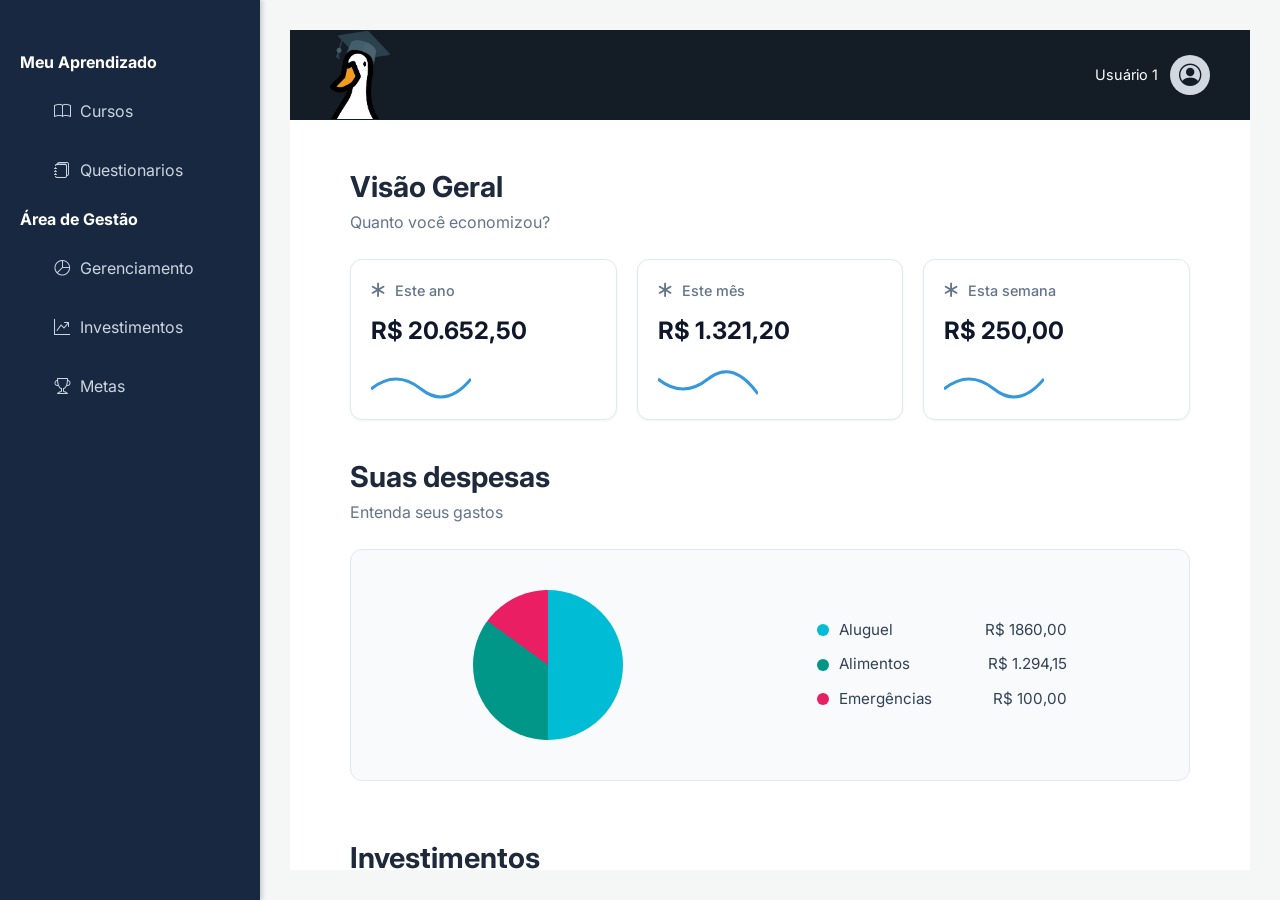
<file: gestao.html>
<!DOCTYPE html>
<html lang="en">
<head>
    <meta charset="UTF-8">
    <meta name="viewport" content="width=device-width, initial-scale=1.0">
    <title>Gerenciamento - Quackly</title>
    <link href="https://cdn.jsdelivr.net/npm/bootstrap@5.3.3/dist/css/bootstrap.min.css" rel="stylesheet">
    <link rel="stylesheet" href="https://cdn.jsdelivr.net/npm/bootstrap-icons@1.13.1/font/bootstrap-icons.min.css">
    <link rel="stylesheet" href="styles/gestao.css">
    <link rel="icon" type="image/png" href="images/quackly_logo.png">
</head>
<body>
    
    <!-- GATILHO SEM JS: Checkbox oculto para controlar a sidebar -->
    <input type="checkbox" id="sidebar-toggle">

    <!-- BOTÃO HAMBÚRGUER: Visível apenas no mobile -->
    <label for="sidebar-toggle" class="hamburger-menu">
        <i class="bi bi-list"></i>
    </label>

    <!-- BARRA LATERAL (SIDEBAR) -->
    <aside class="sidebar-container">
        <div class="sidebar-header">
            <span class="sidebar-title"></span>
            <!-- Botão de fechar visível apenas no mobile -->
            <label for="sidebar-toggle" class="close-menu">
                <i class="bi bi-x-lg"></i>
            </label>
        </div>
        <nav class="sidebar-nav">
            <ul>
                <li><b>Meu Aprendizado</b></a></li>
                    <li style="margin-left: 24px;"><a href="aprendizado.html"><i class="bi bi-book"></i>Cursos</a></li>
                    <li style="margin-left: 24px;"><a href="aprendizado.html#questionarios"><i class="bi bi-journals"></i></i>Questionarios</a></li>
                <li><b>Área de Gestão</b></a></li>
                    <li style="margin-left: 24px;"><a href="gestao.html#gerenciamento"><i class="bi bi-pie-chart"></i> Gerenciamento</a></li>
                    <li style="margin-left: 24px;"><a href="gestao.html#investimentos"><i class="bi bi-graph-up-arrow"></i>Investimentos</a></li>
                    <li style="margin-left: 24px;"><a href="gestao.html#metas"><i class="bi bi-trophy"></i> Metas</a></li>
            </ul>
        </nav>
    </aside>

    <!-- CONTEÚDO PRINCIPAL -->
    <div class="main-container">
        <div class="header">
            <div class="logo-placeholder">
                <!-- A imagem do pato agora volta para a página inicial , porém deixa o pato maior (teste)-->
                <a href="index.html">
                    <img src="images/quackly_logo.png" alt="Logo Pato">
                </a>
            </div>
            <div class="user-profile">
                <span>Usuário 1</span>
                <div class="user-avatar">
                    <i class="bi bi-person-circle"></i>
                </div>
            </div>
        </div>
        <div class="content">
            <!-- Gerenciamento -->
            <section id="gerenciamento" class="section">
                <h1 class="section-title">Visão Geral</h1>
                <p class="section-subtitle">Quanto você economizou?</p>
                <div class="cards-row">
                    <div class="card">
                        <div class="card-header"><i class="bi bi-asterisk"></i><span>Este ano</span></div>
                        <div class="card-body-row">
                            <div class="card-value">R$ 20.652,50</div>
                            <div class="card-chart-line">
                                <svg width="100" height="40" viewBox="0 0 100 40">
                                    <path d="M0 30 Q 25 10, 50 30 T 100 20" fill="none" stroke="#3498db"
                                        stroke-width="3" />
                                </svg>
                            </div>
                        </div>
                    </div>
                    <div class="card">
                        <div class="card-header"><i class="bi bi-asterisk"></i><span>Este mês</span></div>
                        <div class="card-body-row">
                            <div class="card-value">R$ 1.321,20</div>
                            <div class="card-chart-line">
                                <svg width="100" height="40" viewBox="0 0 100 40">
                                    <path d="M0 20 Q 25 40, 50 20 T 100 35" fill="none" stroke="#3498db"
                                        stroke-width="3" />
                                </svg>
                            </div>
                        </div>
                    </div>
                    <div class="card">
                        <div class="card-header"><i class="bi bi-asterisk"></i><span>Esta semana</span></div>
                        <div class="card-body-row">
                            <div class="card-value">R$ 250,00</div>
                            <div class="card-chart-line">
                                <svg width="100" height="40" viewBox="0 0 100 40">
                                    <path d="M0 30 Q 25 10, 50 30 T 100 20" fill="none" stroke="#3498db"
                                        stroke-width="3" />
                                </svg>
                            </div>
                        </div>
                    </div>
                </div>
                <div class="expenses-section">
                    <h2 class="section-title">Suas despesas</h2>
                    <p class="section-subtitle">Entenda seus gastos</p>
                    <div class="chart-container">
                        <div class="donut-chart"></div>
                        <div class="chart-legend">
                            <div class="legend-item">
                                <div class="legend-label">
                                    <div class="dot" style="background-color: #00bcd4;"></div><span>Aluguel</span>
                                </div><span>R$ 1860,00</span>
                            </div>
                            <div class="legend-item">
                                <div class="legend-label">
                                    <div class="dot" style="background-color: #009688;"></div><span>Alimentos</span>
                                </div><span>R$ 1.294,15</span>
                            </div>
                            <div class="legend-item">
                                <div class="legend-label">
                                    <div class="dot" style="background-color: #e91e63;"></div><span>Emergências</span>
                                </div><span>R$ 100,00</span>
                            </div>
                        </div>
                    </div>
                </div>
            </section>
            <!--  Investimentos  -->
            <section id="investimentos" class="section">
                <h1 class="section-title">Investimentos</h1>
                <p class="section-subtitle">Gerencie suas aplicações financeiras</p>
                <div class="placeholder-content">
                    Você não possui investimentos ativos. 
                </div>
            </section>
            <!--  Metas -->
            <section id="metas" class="section">
                <h1 class="section-title">Metas</h1>
                <p class="section-subtitle">Acompanhe seus objetivos financeiros</p>
                <div class="row row-cols-1 row-cols-md-5 g-4">
    
                            <!-- CARD 1 -->
                            <div class="col">
                                <a href="#" style="text-decoration: none;">
                                <div class="card border-0 shadow-sm rounded-4 h-100 overflow-hidden" style="background-color: #e5e5e0;">
                                    <img src="images/aviao.png" class="card-img-top object-fit-cover" alt="Negócios" style="height: 200px;">
                                    <div class="card-body p-2 d-flex flex-column">
                                        <h3 class="card-title fw-bold text-dark mb-3" style="font-size: 20px;">
                                            Viagem
                                        </h3>
                                        <div class="d-flex align-items-center justify-content-between text-secondary" style="font-size: 0.9rem;">
                                            <div class="d-flex align-items-center justify-content-between text-secondary" style="font-size: 0.9rem;">
                                            </div>
                                        </div>
                                    </div>
                                </div>
                                </a>
                            </div>
                            <!-- CARD 2 -->
                            <div class="col">
                                <a href="#" style="text-decoration: none;">
                                <div class="card border-0 shadow-sm rounded-4 h-100 overflow-hidden" style="background-color: #e5e5e0;">
                                    <img src="images/casa.png" class="card-img-top object-fit-cover" alt="Negócios" style="height: 200px;">
                                    <div class="card-body p-2 d-flex flex-column">
                                        <h3 class="card-title fw-bold text-dark mb-3" style="font-size: 20px;">
                                            Reforma na casa
                                        </h3>
                                        <div class="d-flex align-items-center justify-content-between text-secondary" style="font-size: 0.9rem;">
                                            <div class="d-flex align-items-center justify-content-between text-secondary" style="font-size: 0.9rem;">
                                            </div>
                                        </div>
                                    </div>
                                </div>
                                </a>
                            </div>
                            <!-- CARD 3 -->
                            <div class="col">
                                <a href="#" style="text-decoration: none;">
                                <div class="card border-0 shadow-sm rounded-4 h-100 overflow-hidden" style="background-color: #e5e5e0;">
                                    <img src="images/sonho.png" class="card-img-top object-fit-cover" alt="Negócios" style="height: 200px;">
                                    <div class="card-body p-2 d-flex flex-column">
                                        <h3 class="card-title fw-bold text-dark mb-3" style="font-size: 20px;">
                                            Realizar seu sonho
                                        </h3>
                                        <div class="d-flex align-items-center justify-content-between text-secondary" style="font-size: 0.9rem;">
                                            <div class="d-flex align-items-center justify-content-between text-secondary" style="font-size: 0.9rem;">
                                            </div>
                                        </div>
                                    </div>
                                </div>
                                </a>
                            </div>
                            <!-- CARD 4 -->
                            <div class="col">
                                <a href="#" style="text-decoration: none;">
                                <div class="card border-0 shadow-sm rounded-4 h-100 overflow-hidden" style="background-color: #e5e5e0;">
                                    <img src="images/more.png" class="card-img-top object-fit-cover" alt="Negócios" style="height: 200px;">
                                    <div class="card-body p-2 d-flex flex-column">
                                        <h3 class="card-title fw-bold text-dark mb-3" style="font-size: 20px;">
                                            Nova meta
                                        </h3>
                                        <div class="d-flex align-items-center justify-content-between text-secondary" style="font-size: 0.9rem;">
                                            <div class="d-flex align-items-center justify-content-between text-secondary" style="font-size: 0.9rem;">
                                            </div>
                                        </div>
                                    </div>
                                </div>
                                </a>
                            </div>
            </section>
        </div>
    </div>
    
</body>
</html>
</file>
<file: styles/gestao.css>
@import url("https://cdn.jsdelivr.net/npm/bootstrap-icons@1.13.1/font/bootstrap-icons.min.css");
@import url('https://fonts.googleapis.com/css2?family=Inter:wght@300;400;500;600;700&display=swap');

/* ==========================================================================
   1. EDIÇÃO GERAL & RESET
   ========================================================================== */
* {
    margin: 0;
    padding: 0;
    box-sizing: border-box;
    font-family: 'Inter', 'Segoe UI', Tahoma, Geneva, Verdana, sans-serif;
}

html {
    scroll-behavior: smooth;
}

body {
    background-color: #f4f7f6;
    display: flex;
    min-height: 100vh;
    overflow-x: hidden;
}

/* ==========================================================================
   2. SIDEBAR RESPONSIVA SEM JS (Estilo Limpo)
   ========================================================================== */
#sidebar-toggle {
    display: none;
}

.hamburger-menu {
    position: fixed;
    top: 15px;
    left: 15px;
    font-size: 24px;
    background-color: #192841;
    color: white;
    padding: 6px 12px;
    border-radius: 4px;
    cursor: pointer;
    z-index: 1050;
}

.sidebar {
    position: fixed;
    top: 0;
    left: -260px;
    width: 260px;
    height: 100vh;
    background-color: #192841;
    color: #ffffff;
    padding: 25px;
    transition: left 0.3s ease-in-out;
    z-index: 1040;
    display: flex;
    flex-direction: column;
}

.sidebar-mobile-header {
    display: flex;
    justify-content: flex-end;
    margin-bottom: 10px;
}

.close-menu {
    cursor: pointer;
    font-size: 20px;
    color: #fff;
}

.sidebar-item {
    margin-bottom: 25px;
}

.sidebar-header {
    display: flex;
    align-items: center;
    gap: 12px;
    font-size: 16px;
    font-weight: 500;
    margin-bottom: 10px;
    color: #a1a1aa;
    transition: color 0.2s;
}

.sidebar-header i {
    font-size: 18px;
    width: 20px;
    text-align: center;
}

.sidebar-header a {
    color: inherit;
    text-decoration: none;
}

.sidebar-links {
    list-style: none;
    padding-left: 32px;
    margin: 0;
}

.sidebar-links li {
    margin-bottom: 8px;
}

.sidebar-links li a {
    color: #a1a1aa;
    text-decoration: none;
    font-size: 14px;
    transition: color 0.2s;
}

.sidebar-item.active .sidebar-header,
.sidebar-links li.active a,
.sidebar-links li a:hover,
.sidebar-header:hover,
.sidebar-footer:hover {
    color: #ffffff;
}

.sidebar-footer {
    margin-top: auto;
    display: flex;
    align-items: center;
    gap: 12px;
    padding-top: 15px;
    border-top: 1px solid #ffffff15;
    color: #a1a1aa;
    font-size: 14px;
    cursor: pointer;
    transition: color 0.2s;
}

#sidebar-toggle:checked ~ .sidebar {
    left: 0;
}

/* ==========================================================================
   3. CONTEÚDO DA MAIN CONTAINER
   ========================================================================== */
.main-container {
    flex: 1;
    display: flex;
    flex-direction: column;
    width: 100%;
    margin-top: 60px; /* Abre espaço fixo para o botão hambúrguer no mobile */
}

/* Header Responsivo */
.header {
    height: 80px;
    background-color: #141d26;
    display: flex;
    align-items: center;
    justify-content: space-between; /* Melhor que position absolute para flexibilidade */
    padding: 0 20px;
    width: 100%;
}

.logo-placeholder {
    width: 60px;
    height: 60px;
    display: flex;
    align-items: center;
    justify-content: center;
    margin-left: 55px; /* Evita que a logo fique abaixo do botão hambúrguer no mobile */
}

.logo-placeholder img {
    max-width: 100%;
    max-height: 100%;
    object-fit: contain;
}

.user-profile {
    display: flex;
    align-items: center;
    gap: 12px;
    color: white;
}

.user-profile span {
    font-size: 0.9rem;
}

.user-avatar {
    width: 40px;
    height: 40px;
    background-color: #d1d8e0;
    border-radius: 50%;
    display: flex;
    align-items: center;
    justify-content: center;
    color: #141d26;
    font-size: 1.4rem;
}

/* Área de Conteúdo Fluida */
.content {
    flex: 1;
    padding: 30px 20px;
    background-color: white;
}

.section {
    margin-bottom: 60px;
}

.section-title {
    font-size: 1.8rem;
    font-weight: 700;
    color: #1e293b;
    margin-bottom: 5px;
}

.section-subtitle {
    font-size: 1rem;
    color: #64748b;
    margin-bottom: 25px;
}

/* ==========================================================================
   4. COMPONENTES INTERNOS (Cards, Gráficos e Placeholders)
   ========================================================================== */

/* Fileira de Cards Responsiva (Grid de 1 a 3 colunas) */
.cards-row {
    display: grid;
    grid-template-columns: repeat(auto-fit, minmax(240px, 1fr));
    gap: 20px;
    margin-bottom: 40px;
}

.card {
    background: #ffffff;
    border: 1px solid #e2e8f0;
    border-radius: 12px;
    padding: 20px;
    box-shadow: 0 1px 3px rgba(0,0,0,0.05);
}

.card-header {
    display: flex;
    align-items: center;
    gap: 10px;
    color: #64748b;
    font-size: 0.9rem;
    font-weight: 500;
    border: none;
    background: transparent;
    padding: 0;
    margin-bottom: 12px;
}

.card-body-row {
    display: flex;
    justify-content: space-between;
    align-items: center;
    flex-wrap: wrap; /* Evita quebra de layout se o valor for muito grande */
    gap: 10px;
}

.card-value {
    font-size: 1.5rem;
    font-weight: 700;
    color: #0f172a;
}

/* Seção de Despesas e Gráficos */
.expenses-section {
    margin-top: 40px;
}

.chart-container {
    display: flex;
    flex-direction: column;
    gap: 30px;
    background: #f8fafc;
    padding: 25px;
    border-radius: 12px;
    border: 1px solid #e2e8f0;
    align-items: center;
}

.donut-chart {
    width: 150px;
    height: 150px;
    border-radius: 50%;
    background: conic-gradient(#00bcd4 0% 50%, #009688 50% 85%, #e91e63 85% 100%);
}

.chart-legend {
    width: 100%;
    display: flex;
    flex-direction: column;
    gap: 12px;
}

.legend-item {
    display: flex;
    justify-content: space-between;
    align-items: center;
    font-size: 0.95rem;
    color: #334155;
}

.legend-label {
    display: flex;
    align-items: center;
    gap: 10px;
}

.dot {
    width: 12px;
    height: 12px;
    border-radius: 50%;
    flex-shrink: 0;
}

/* Caixas de demonstração (Investimentos e Metas) */
.placeholder-content {
    background: #f8fafc;
    border: 2px dashed #cbd5e1;
    padding: 30px;
    border-radius: 12px;
    color: #64748b;
    text-align: center;
}

/* ==========================================================================
   5. MEDIA QUERIES (Telas Médias e Grandes)
   ========================================================================== */

/* Ajustes a partir de tablets e telas médias */
@media (min-width: 768px) {
    .content {
        padding: 40px;
    }

    .chart-container {
        flex-direction: row; /* Gráfico e legenda lado a lado */
        justify-content: space-around;
        padding: 40px;
    }

    .chart-legend {
        width: auto;
        min-width: 250px;
    }
}

/* Ajustes para computadores e telas grandes (Desktop) */
@media (min-width: 992px) {
    body {
        overflow: hidden; /* Remove barra de rolagem dupla se houver */
    }

    .hamburger-menu, .sidebar-mobile-header {
        display: none;
    }

    /* Fixa a barra permanentemente ao lado */
    .sidebar {
        position: sticky;
        left: 0;
        min-width: 260px;
        width: 260px;
        height: 100vh;
    }

    .main-container {
        margin-top: 0;
        height: 100vh;
    }

    .header {
        padding: 0 40px;
        height: 90px;
    }

    .logo-placeholder {
        margin-left: 0; /* Reseta o recuo feito no mobile */
    }

    .content {
        overflow-y: auto; /* Apenas o conteúdo interno rola para baixo */
        padding: 50px 60px;
    }
}
/* Configuração do Body para alinhar Sidebar e Conteúdo em telas grandes */
body {
    display: flex;
    margin: 0;
    min-height: 100vh;
}

/* Esconde o checkbox de controle */
#sidebar-toggle {
    display: none;
}

/* Botão do Menu Hambúrguer (Mobile) */
.hamburger-menu {
    position: fixed;
    top: 15px;
    left: 15px;
    font-size: 24px;
    background-color: #212529;
    color: white;
    padding: 4px 10px;
    border-radius: 4px;
    cursor: pointer;
    z-index: 1050; /* Fica acima do header do Bootstrap se necessário */
}

/* Estrutura Base da Sidebar (Mobile First - Escondida) */
.sidebar-container {
    position: fixed;
    top: 0;
    left: -260px; /* Escondida à esquerda */
    width: 260px;
    height: 100vh;
    background-color: #192841;
    color: #fff;
    padding: 20px;
    transition: left 0.3s ease-in-out;
    z-index: 1040;
    box-shadow: 2px 0 5px rgba(0,0,0,0.2);
}

.sidebar-header {
    display: flex;
    justify-content: space-between;
    align-items: center;
    margin-bottom: 30px;
}

.sidebar-title {
    font-size: 20px;
    font-weight: bold;
}

.close-menu {
    font-size: 20px;
    cursor: pointer;
}

/* Links da Sidebar */
.sidebar-nav ul {
    list-style: none;
    padding: 0;
    margin: 0;
}

.sidebar-nav ul li {
    margin-bottom: 15px;
}

.sidebar-nav ul li a {
    color: #cbd5e1;
    text-decoration: none;
    display: flex;
    align-items: center;
    gap: 10px;
    padding: 10px;
    border-radius: 6px;
    transition: background 0.2s;
}

.sidebar-nav ul li a:hover {
    background-color: #192841;
    color: #fff;
}

/* Ajuste do Container de Conteúdo Principal (Mobile) */
.main-container {
    flex: 1;
    width: 100%;
    padding: 20px;
    margin-top: 50px; /* Dá espaço para o botão hambúrguer fixo no topo */
}


/* --- LÓGICA DE INTERAÇÃO SEM JAVASCRIPT --- */
/* Quando o checkbox estiver ativo, joga a barra lateral para dentro da tela */
#sidebar-toggle:checked ~ .sidebar-container {
    left: 0;
}


/* --- RESPONSIVIDADE PARA DESKTOP (Telas Grandes) --- */
@media (min-width: 992px) {
    /* Esconde os botões de abrir/fechar pois o menu ficará fixo */
    .hamburger-menu, .close-menu {
        display: none;
    }

    /* Fixa a sidebar permanentemente na lateral esquerda */
    .sidebar-container {
        position: sticky;
        left: 0;
        width: 260px;
        min-width: 260px;
    }

    /* Remove o espaçamento de topo do mobile */
    .main-container {
        margin-top: 0;
        padding: 30px;
    }
}
</file>
